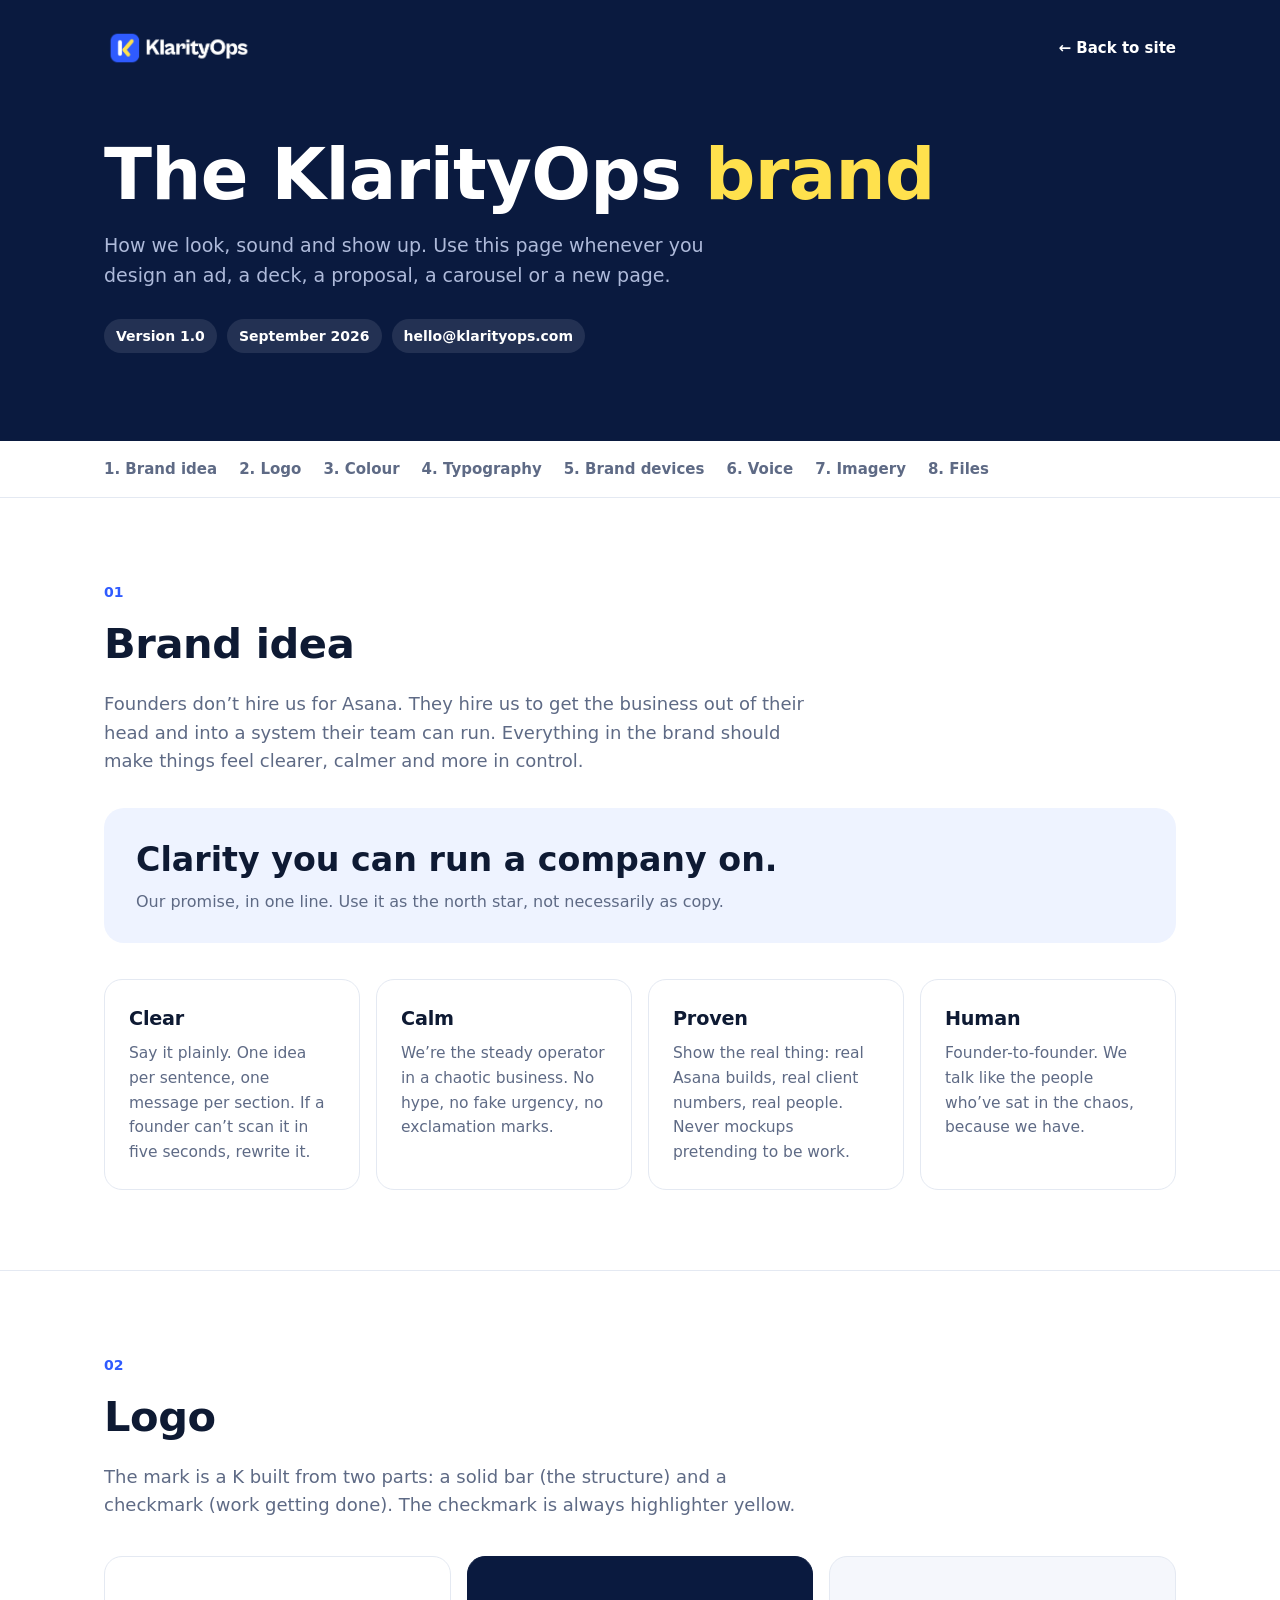
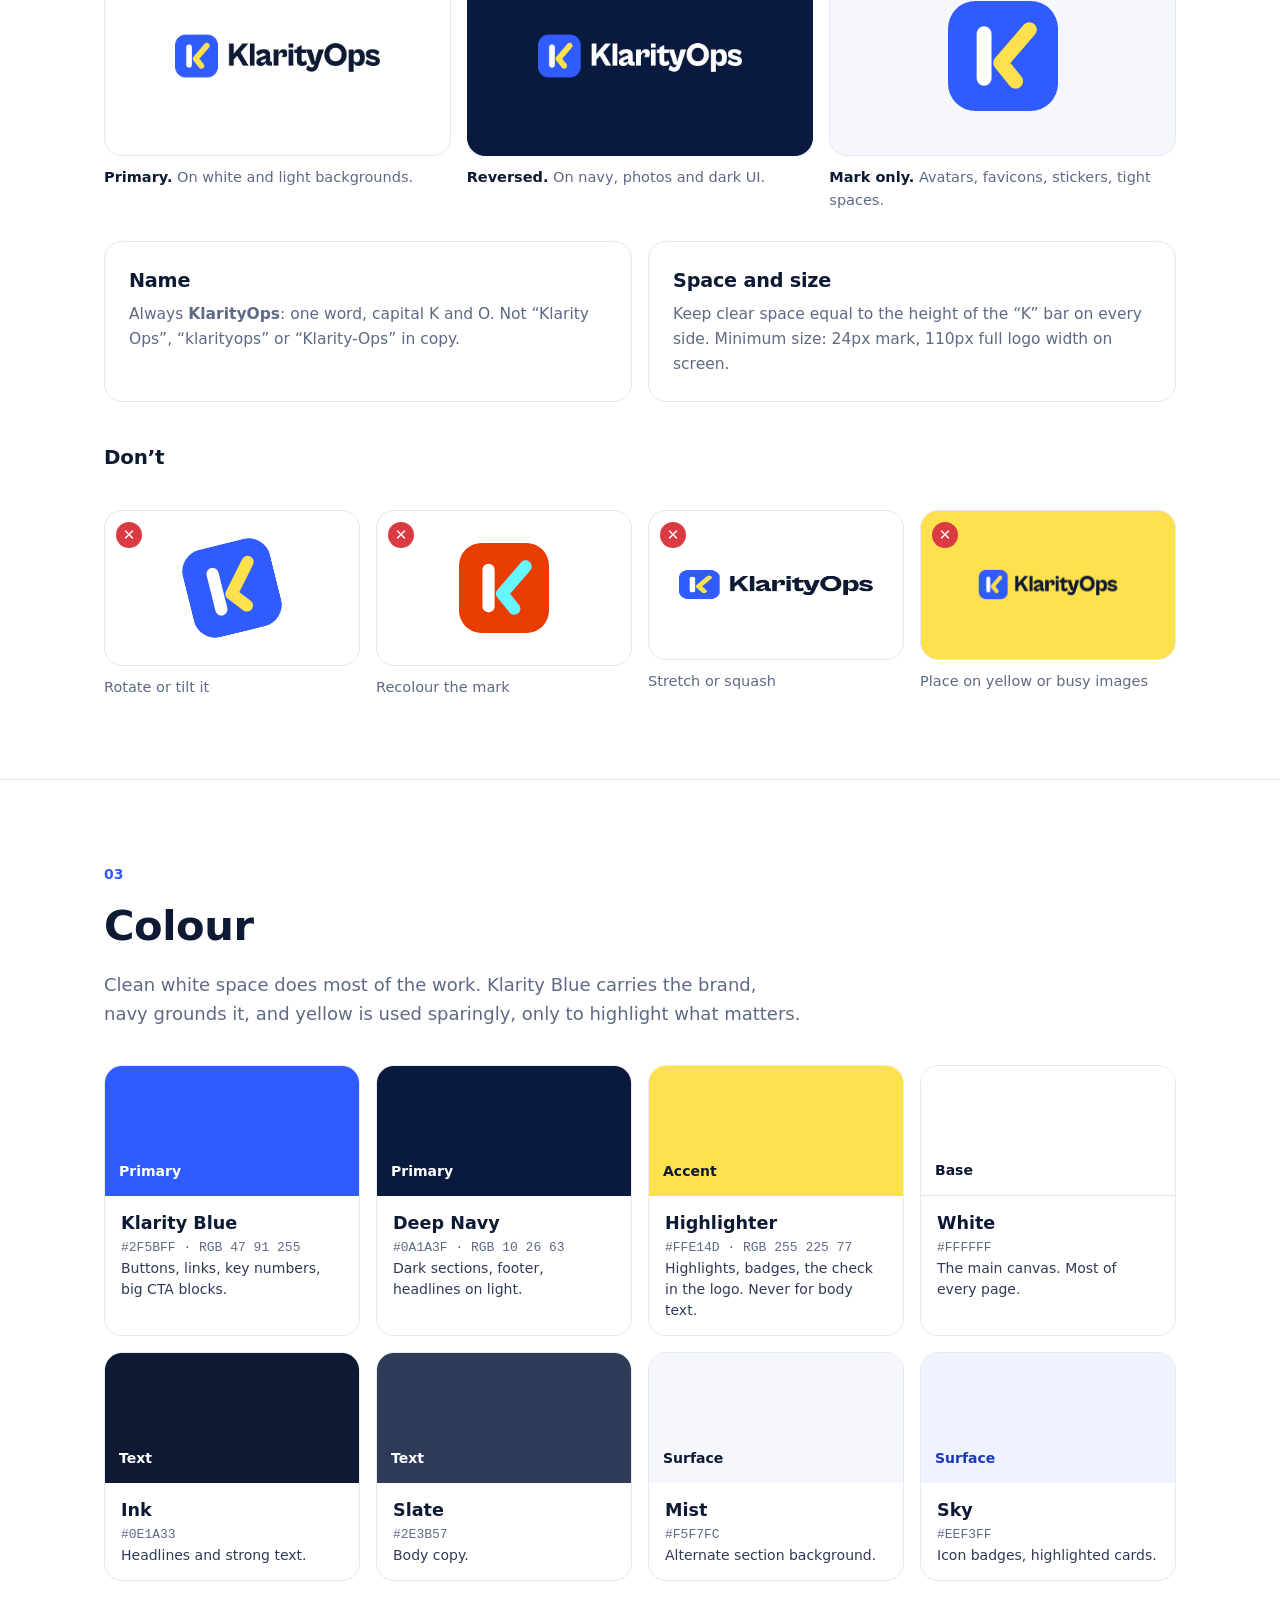
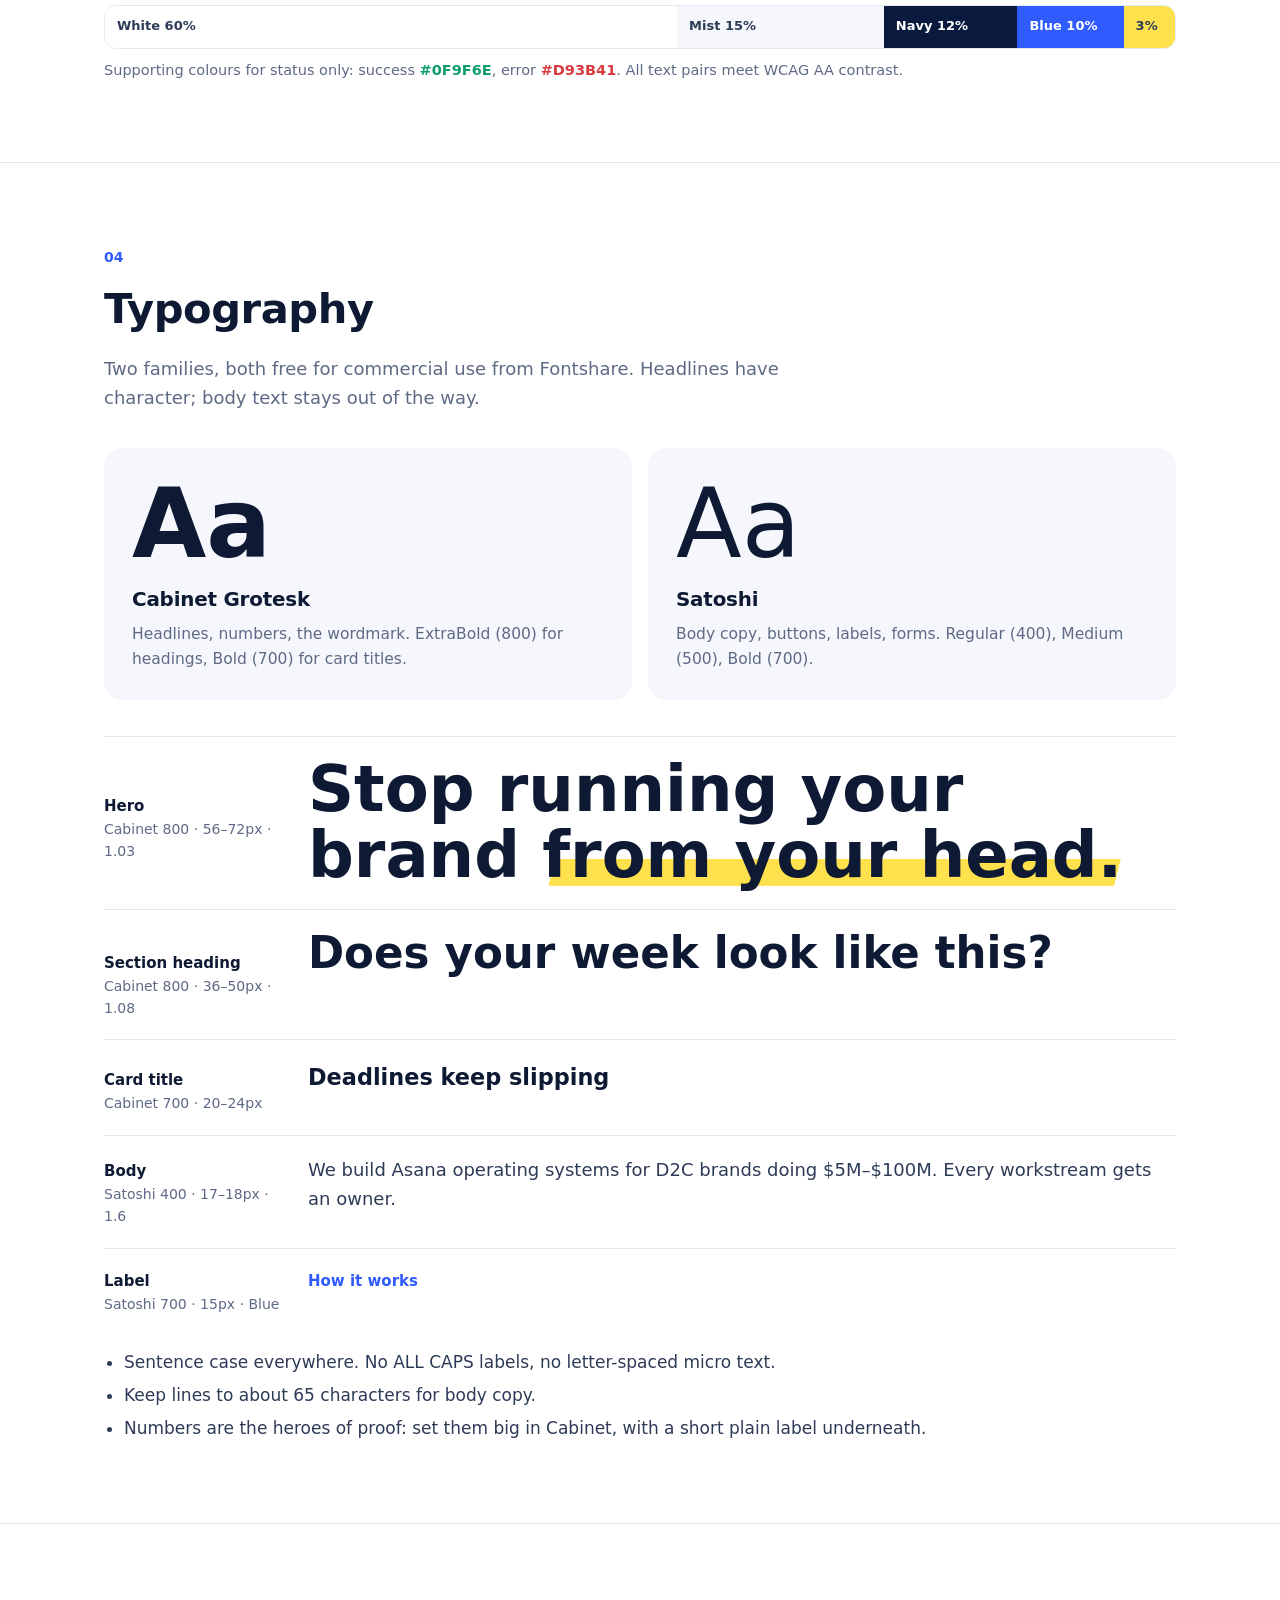
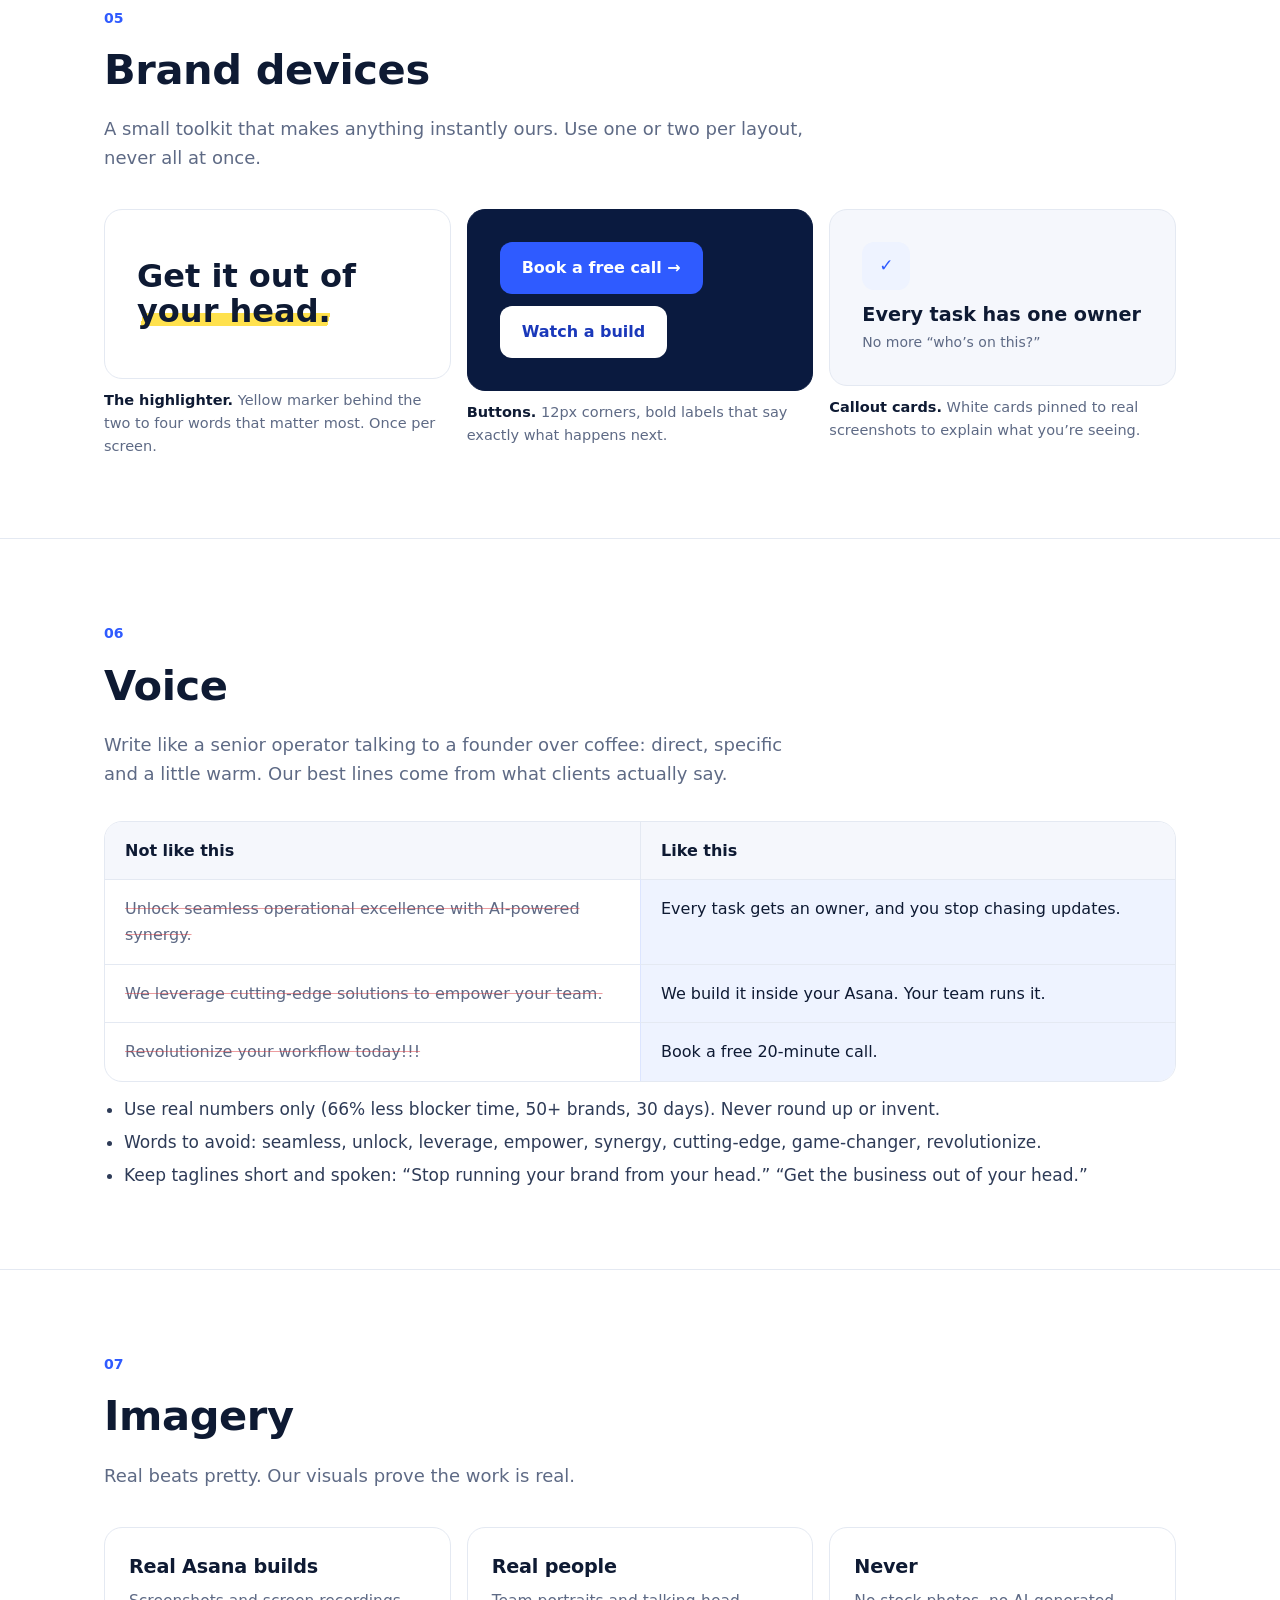
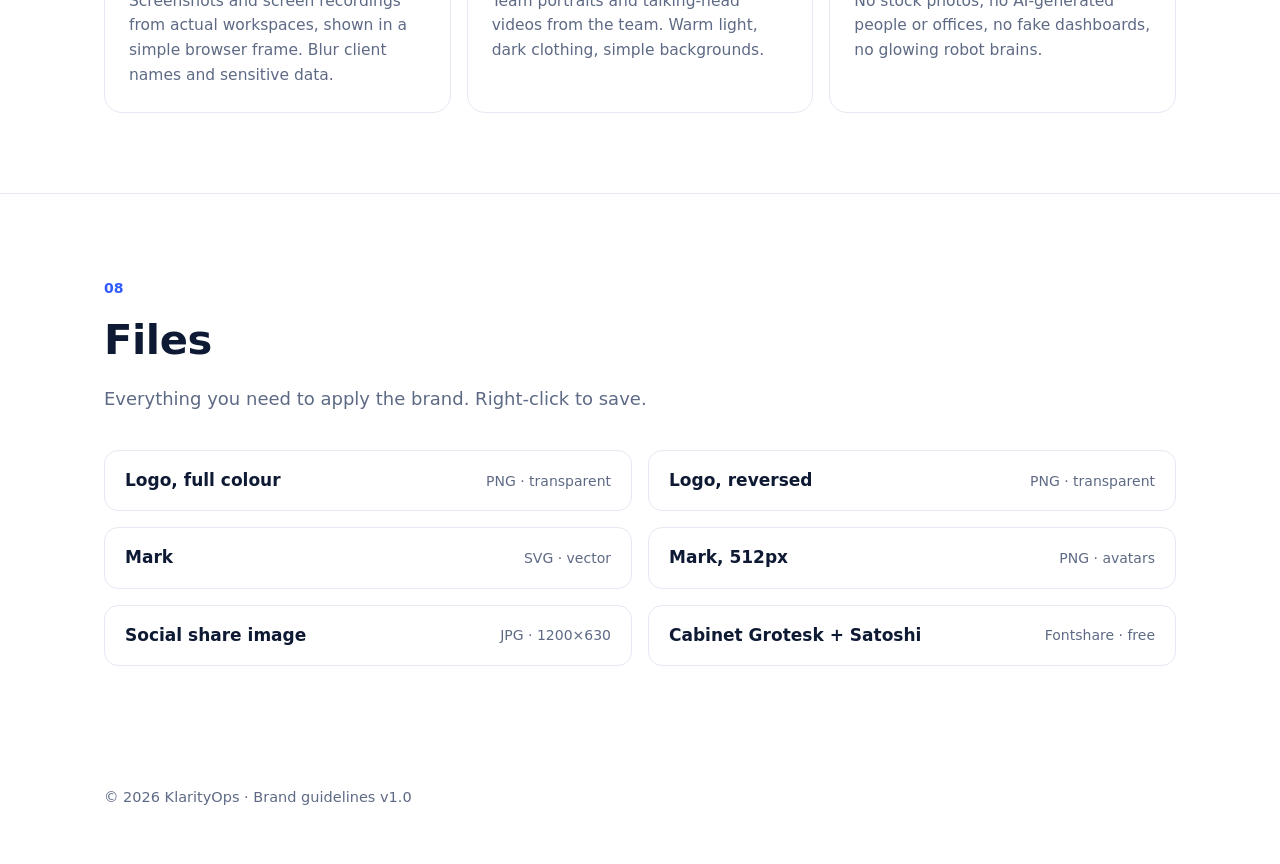
<file: brand.html>
<!DOCTYPE html>
<html lang="en">
<head>
    <meta charset="UTF-8">
    <meta name="viewport" content="width=device-width, initial-scale=1.0">
    <title>KlarityOps Brand Guidelines</title>
    <meta name="robots" content="noindex">
    <link rel="icon" type="image/svg+xml" href="/favicon.svg">
    <link href="https://api.fontshare.com/v2/css?f[]=cabinet-grotesk@500,700,800&f[]=satoshi@400,500,700&display=swap" rel="stylesheet">
    <style>
        :root {
            --blue: #2F5BFF; --blue-600: #1F45E6; --blue-700: #1A38BA; --blue-50: #EEF3FF; --blue-100: #DCE5FF;
            --navy: #0A1A3F; --ink: #0E1A33; --text: #2E3B57; --muted: #5E6A85; --line: #E4E9F2; --line-2: #CDD6E6;
            --bg-2: #F5F7FC; --yellow: #FFE14D; --yellow-50: #FFF8D6; --green: #0F9F6E; --red: #D93B41;
            --display: 'Cabinet Grotesk', ui-sans-serif, system-ui, sans-serif;
            --sans: 'Satoshi', ui-sans-serif, system-ui, sans-serif;
        }
        * { box-sizing: border-box; }
        body { margin: 0; font-family: var(--sans); font-size: 17px; line-height: 1.6; color: var(--text); background: #fff; -webkit-font-smoothing: antialiased; }
        h1, h2, h3 { font-family: var(--display); color: var(--ink); margin: 0; letter-spacing: -.01em; }
        p, ul { margin: 0; }
        .wrap { max-width: 1120px; margin: 0 auto; padding: 0 24px; }
        header { background: var(--navy); color: #C9D3EA; padding: 28px 0 88px; }
        header .top { display: flex; justify-content: space-between; align-items: center; gap: 16px; }
        header .top img { height: 40px; }
        header .top a { color: #fff; font-weight: 700; font-size: 15px; text-decoration: none; }
        header h1 { color: #fff; font-size: clamp(2.6rem, 6vw, 4.4rem); line-height: 1.02; margin-top: 72px; }
        header h1 .hl { background: none; color: var(--yellow); }
        header p { margin-top: 18px; max-width: 640px; font-size: 19px; color: #AEBADA; }
        header .meta { margin-top: 28px; display: flex; flex-wrap: wrap; gap: 10px; }
        header .meta span { font-size: 14px; font-weight: 700; color: #fff; background: rgba(255,255,255,.1); padding: 6px 12px; border-radius: 999px; }
        nav.toc { position: sticky; top: 0; z-index: 10; background: rgba(255,255,255,.94); backdrop-filter: blur(10px); border-bottom: 1px solid var(--line); }
        nav.toc .wrap { display: flex; gap: 22px; overflow-x: auto; height: 56px; align-items: center; font-size: 15px; font-weight: 700; }
        nav.toc a { color: var(--muted); text-decoration: none; white-space: nowrap; }
        nav.toc a:hover { color: var(--blue); }
        section { padding: 80px 0; border-bottom: 1px solid var(--line); }
        .num { font-size: 14px; font-weight: 700; color: var(--blue); }
        section h2 { font-size: clamp(1.9rem, 3.4vw, 2.6rem); margin-top: 6px; }
        section .lead { margin-top: 12px; max-width: 700px; font-size: 18px; color: var(--muted); }
        .grid { display: grid; gap: 16px; margin-top: 36px; }
        .g2 { grid-template-columns: repeat(2, 1fr); } .g3 { grid-template-columns: repeat(3, 1fr); } .g4 { grid-template-columns: repeat(4, 1fr); }
        @media (max-width: 860px) { .g3, .g4 { grid-template-columns: repeat(2, 1fr); } }
        @media (max-width: 560px) { .g2, .g3, .g4 { grid-template-columns: 1fr; } }
        .card { border: 1px solid var(--line); border-radius: 18px; padding: 24px; background: #fff; }
        .card h3 { font-size: 1.2rem; }
        .card p { margin-top: 6px; font-size: 15.5px; color: var(--muted); }
        .big-quote { margin-top: 32px; padding: 32px; border-radius: 20px; background: var(--blue-50); font-family: var(--display); font-size: clamp(1.5rem, 2.6vw, 2.1rem); font-weight: 800; color: var(--ink); line-height: 1.2; }
        .big-quote small { display: block; margin-top: 12px; font-family: var(--sans); font-size: 16px; font-weight: 500; color: var(--muted); }
        .logo-tile { border-radius: 18px; display: grid; place-items: center; min-height: 200px; padding: 32px; border: 1px solid var(--line); }
        .logo-tile img { max-width: 80%; max-height: 90px; }
        .logo-tile.mark img { max-height: 110px; }
        .tile-cap { margin-top: 10px; font-size: 14.5px; color: var(--muted); }
        .tile-cap b { color: var(--ink); }
        .dont { position: relative; }
        .dont .logo-tile { min-height: 150px; }
        .dont .x { position: absolute; top: 12px; left: 12px; width: 26px; height: 26px; border-radius: 50%; background: var(--red); color: #fff; display: grid; place-items: center; font-weight: 700; font-size: 15px; }
        .sw { border-radius: 18px; overflow: hidden; border: 1px solid var(--line); }
        .sw .c { height: 130px; display: flex; align-items: flex-end; padding: 14px; font-weight: 700; font-size: 14px; }
        .sw .i { padding: 14px 16px; font-size: 14px; line-height: 1.5; }
        .sw .i b { display: block; font-family: var(--display); font-size: 1.1rem; color: var(--ink); }
        .sw .i code { font-family: ui-monospace, monospace; font-size: 13px; color: var(--muted); }
        .ratio { margin-top: 24px; display: flex; height: 44px; border-radius: 12px; overflow: hidden; border: 1px solid var(--line); font-size: 13px; font-weight: 700; }
        .ratio span { display: flex; align-items: center; padding: 0 12px; }
        .type-row { display: grid; grid-template-columns: 180px 1fr; gap: 24px; align-items: baseline; padding: 20px 0; border-top: 1px solid var(--line); }
        .type-row .spec { font-size: 14px; color: var(--muted); }
        .type-row .spec b { display: block; color: var(--ink); font-size: 15px; }
        @media (max-width: 640px) { .type-row { grid-template-columns: 1fr; gap: 6px; } }
        .fontcard { border-radius: 18px; padding: 28px; background: var(--bg-2); }
        .fontcard .aa { font-size: 96px; line-height: 1; color: var(--ink); }
        .fontcard h3 { margin-top: 12px; }
        .fontcard p { margin-top: 6px; font-size: 15.5px; color: var(--muted); }
        .hl { background: linear-gradient(104deg, transparent .2em, var(--yellow) .2em, var(--yellow) calc(100% - .12em), transparent calc(100% - .12em)) 0 88% / 100% .42em no-repeat; }
        .demo-box { border-radius: 18px; padding: 32px; border: 1px solid var(--line); min-height: 170px; display: flex; flex-direction: column; justify-content: center; }
        .demo-box .h { font-family: var(--display); font-weight: 800; font-size: 2rem; color: var(--ink); line-height: 1.1; }
        .btn { display: inline-flex; align-items: center; gap: 10px; height: 52px; padding: 0 22px; border-radius: 12px; background: var(--blue); color: #fff; font-weight: 700; font-size: 16px; text-decoration: none; border: 0; }
        .btn.ghost { background: #fff; color: var(--ink); box-shadow: inset 0 0 0 1.5px var(--line-2); }
        .btn.white { background: #fff; color: var(--blue-700); }
        .row { display: flex; flex-wrap: wrap; gap: 12px; align-items: center; }
        .voice { display: grid; grid-template-columns: 1fr 1fr; gap: 0; border: 1px solid var(--line); border-radius: 18px; overflow: hidden; margin-top: 32px; }
        .voice div { padding: 16px 20px; border-top: 1px solid var(--line); font-size: 16px; }
        .voice .h { border-top: 0; font-weight: 700; color: var(--ink); background: var(--bg-2); }
        .voice .no { color: var(--muted); text-decoration: line-through; text-decoration-color: rgba(217,59,65,.5); }
        .voice .yes { background: var(--blue-50); color: var(--ink); font-weight: 500; border-left: 1px solid var(--blue-100); }
        @media (max-width: 640px) { .voice { grid-template-columns: 1fr; } .voice .yes { border-left: 0; } }
        .dl a { display: flex; justify-content: space-between; align-items: center; gap: 12px; padding: 16px 20px; border: 1px solid var(--line); border-radius: 14px; text-decoration: none; color: var(--ink); font-weight: 700; }
        .dl a span { font-weight: 500; color: var(--muted); font-size: 14px; }
        .dl a:hover { border-color: var(--blue); }
        ul.list { margin-top: 14px; padding-left: 20px; }
        ul.list li { margin-top: 6px; }
        footer { padding: 40px 0 56px; font-size: 14.5px; color: var(--muted); }
    </style>
</head>
<body>
<header>
    <div class="wrap">
        <div class="top"><img src="assets/brand/klarityops-logo-white.png" alt="KlarityOps"><a href="/">← Back to site</a></div>
        <h1>The KlarityOps <span class="hl">brand</span></h1>
        <p>How we look, sound and show up. Use this page whenever you design an ad, a deck, a proposal, a carousel or a new page.</p>
        <div class="meta"><span>Version 1.0</span><span>September 2026</span><span>hello@klarityops.com</span></div>
    </div>
</header>

<nav class="toc"><div class="wrap">
    <a href="#idea">1. Brand idea</a><a href="#logo">2. Logo</a><a href="#color">3. Colour</a><a href="#type">4. Typography</a><a href="#devices">5. Brand devices</a><a href="#voice">6. Voice</a><a href="#imagery">7. Imagery</a><a href="#files">8. Files</a>
</div></nav>

<section id="idea"><div class="wrap">
    <span class="num">01</span>
    <h2>Brand idea</h2>
    <p class="lead">Founders don’t hire us for Asana. They hire us to get the business out of their head and into a system their team can run. Everything in the brand should make things feel clearer, calmer and more in control.</p>
    <div class="big-quote">Clarity you can run a company on.<small>Our promise, in one line. Use it as the north star, not necessarily as copy.</small></div>
    <div class="grid g4">
        <div class="card"><h3>Clear</h3><p>Say it plainly. One idea per sentence, one message per section. If a founder can’t scan it in five seconds, rewrite it.</p></div>
        <div class="card"><h3>Calm</h3><p>We’re the steady operator in a chaotic business. No hype, no fake urgency, no exclamation marks.</p></div>
        <div class="card"><h3>Proven</h3><p>Show the real thing: real Asana builds, real client numbers, real people. Never mockups pretending to be work.</p></div>
        <div class="card"><h3>Human</h3><p>Founder-to-founder. We talk like the people who’ve sat in the chaos, because we have.</p></div>
    </div>
</div></section>

<section id="logo"><div class="wrap">
    <span class="num">02</span>
    <h2>Logo</h2>
    <p class="lead">The mark is a K built from two parts: a solid bar (the structure) and a checkmark (work getting done). The checkmark is always highlighter yellow.</p>
    <div class="grid g3">
        <div><div class="logo-tile" style="background:#fff"><img src="assets/brand/klarityops-logo.png" alt="KlarityOps logo on white"></div><p class="tile-cap"><b>Primary.</b> On white and light backgrounds.</p></div>
        <div><div class="logo-tile" style="background:var(--navy);border-color:var(--navy)"><img src="assets/brand/klarityops-logo-white.png" alt="KlarityOps logo on navy"></div><p class="tile-cap"><b>Reversed.</b> On navy, photos and dark UI.</p></div>
        <div><div class="logo-tile mark" style="background:var(--bg-2)"><img src="assets/brand/klarityops-mark.svg" alt="KlarityOps mark"></div><p class="tile-cap"><b>Mark only.</b> Avatars, favicons, stickers, tight spaces.</p></div>
    </div>
    <div class="grid g2" style="margin-top:28px">
        <div class="card"><h3>Name</h3><p>Always <b>KlarityOps</b>: one word, capital K and O. Not “Klarity Ops”, “klarityops” or “Klarity-Ops” in copy.</p></div>
        <div class="card"><h3>Space and size</h3><p>Keep clear space equal to the height of the “K” bar on every side. Minimum size: 24px mark, 110px full logo width on screen.</p></div>
    </div>
    <h3 style="margin-top:40px">Don’t</h3>
    <div class="grid g4">
        <div class="dont"><span class="x">✕</span><div class="logo-tile"><img src="assets/brand/klarityops-mark.svg" alt="" style="transform:rotate(-14deg)"></div><p class="tile-cap">Rotate or tilt it</p></div>
        <div class="dont"><span class="x">✕</span><div class="logo-tile"><img src="assets/brand/klarityops-mark.svg" alt="" style="filter:hue-rotate(140deg)"></div><p class="tile-cap">Recolour the mark</p></div>
        <div class="dont"><span class="x">✕</span><div class="logo-tile"><img src="assets/brand/klarityops-logo.png" alt="" style="transform:scaleX(1.4)"></div><p class="tile-cap">Stretch or squash</p></div>
        <div class="dont"><span class="x">✕</span><div class="logo-tile" style="background:var(--yellow)"><img src="assets/brand/klarityops-logo.png" alt=""></div><p class="tile-cap">Place on yellow or busy images</p></div>
    </div>
</div></section>

<section id="color"><div class="wrap">
    <span class="num">03</span>
    <h2>Colour</h2>
    <p class="lead">Clean white space does most of the work. Klarity Blue carries the brand, navy grounds it, and yellow is used sparingly, only to highlight what matters.</p>
    <div class="grid g4">
        <div class="sw"><div class="c" style="background:var(--blue);color:#fff">Primary</div><div class="i"><b>Klarity Blue</b><code>#2F5BFF · RGB 47 91 255</code><br>Buttons, links, key numbers, big CTA blocks.</div></div>
        <div class="sw"><div class="c" style="background:var(--navy);color:#fff">Primary</div><div class="i"><b>Deep Navy</b><code>#0A1A3F · RGB 10 26 63</code><br>Dark sections, footer, headlines on light.</div></div>
        <div class="sw"><div class="c" style="background:var(--yellow);color:var(--ink)">Accent</div><div class="i"><b>Highlighter</b><code>#FFE14D · RGB 255 225 77</code><br>Highlights, badges, the check in the logo. Never for body text.</div></div>
        <div class="sw"><div class="c" style="background:#fff;color:var(--ink);border-bottom:1px solid var(--line)">Base</div><div class="i"><b>White</b><code>#FFFFFF</code><br>The main canvas. Most of every page.</div></div>
        <div class="sw"><div class="c" style="background:var(--ink);color:#fff">Text</div><div class="i"><b>Ink</b><code>#0E1A33</code><br>Headlines and strong text.</div></div>
        <div class="sw"><div class="c" style="background:var(--text);color:#fff">Text</div><div class="i"><b>Slate</b><code>#2E3B57</code><br>Body copy.</div></div>
        <div class="sw"><div class="c" style="background:var(--bg-2);color:var(--ink)">Surface</div><div class="i"><b>Mist</b><code>#F5F7FC</code><br>Alternate section background.</div></div>
        <div class="sw"><div class="c" style="background:var(--blue-50);color:var(--blue-700)">Surface</div><div class="i"><b>Sky</b><code>#EEF3FF</code><br>Icon badges, highlighted cards.</div></div>
    </div>
    <div class="ratio" aria-label="Colour usage ratio"><span style="flex:60;background:#fff">White 60%</span><span style="flex:20;background:var(--bg-2)">Mist 15%</span><span style="flex:12;background:var(--navy);color:#fff">Navy 12%</span><span style="flex:9;background:var(--blue);color:#fff">Blue 10%</span><span style="flex:3;background:var(--yellow)">3%</span></div>
    <p class="tile-cap" style="margin-top:10px">Supporting colours for status only: success <b style="color:var(--green)">#0F9F6E</b>, error <b style="color:var(--red)">#D93B41</b>. All text pairs meet WCAG AA contrast.</p>
</div></section>

<section id="type"><div class="wrap">
    <span class="num">04</span>
    <h2>Typography</h2>
    <p class="lead">Two families, both free for commercial use from Fontshare. Headlines have character; body text stays out of the way.</p>
    <div class="grid g2">
        <div class="fontcard"><div class="aa" style="font-family:var(--display);font-weight:800">Aa</div><h3>Cabinet Grotesk</h3><p>Headlines, numbers, the wordmark. ExtraBold (800) for headings, Bold (700) for card titles.</p></div>
        <div class="fontcard"><div class="aa" style="font-family:var(--sans);font-weight:500">Aa</div><h3 style="font-family:var(--sans)">Satoshi</h3><p>Body copy, buttons, labels, forms. Regular (400), Medium (500), Bold (700).</p></div>
    </div>
    <div style="margin-top:36px">
        <div class="type-row"><div class="spec"><b>Hero</b>Cabinet 800 · 56–72px · 1.03</div><div style="font-family:var(--display);font-weight:800;font-size:clamp(2.4rem,5vw,4rem);line-height:1.03;color:var(--ink)">Stop running your brand <span class="hl">from your head.</span></div></div>
        <div class="type-row"><div class="spec"><b>Section heading</b>Cabinet 800 · 36–50px · 1.08</div><div style="font-family:var(--display);font-weight:800;font-size:clamp(1.9rem,3.4vw,3rem);line-height:1.08;color:var(--ink)">Does your week look like this?</div></div>
        <div class="type-row"><div class="spec"><b>Card title</b>Cabinet 700 · 20–24px</div><div style="font-family:var(--display);font-weight:700;font-size:1.4rem;color:var(--ink)">Deadlines keep slipping</div></div>
        <div class="type-row"><div class="spec"><b>Body</b>Satoshi 400 · 17–18px · 1.6</div><div style="font-size:18px">We build Asana operating systems for D2C brands doing $5M–$100M. Every workstream gets an owner.</div></div>
        <div class="type-row"><div class="spec"><b>Label</b>Satoshi 700 · 15px · Blue</div><div style="font-size:15px;font-weight:700;color:var(--blue)">How it works</div></div>
    </div>
    <ul class="list"><li>Sentence case everywhere. No ALL CAPS labels, no letter-spaced micro text.</li><li>Keep lines to about 65 characters for body copy.</li><li>Numbers are the heroes of proof: set them big in Cabinet, with a short plain label underneath.</li></ul>
</div></section>

<section id="devices"><div class="wrap">
    <span class="num">05</span>
    <h2>Brand devices</h2>
    <p class="lead">A small toolkit that makes anything instantly ours. Use one or two per layout, never all at once.</p>
    <div class="grid g3">
        <div><div class="demo-box"><div class="h">Get it out of <span class="hl">your head.</span></div></div><p class="tile-cap"><b>The highlighter.</b> Yellow marker behind the two to four words that matter most. Once per screen.</p></div>
        <div><div class="demo-box" style="background:var(--navy);border-color:var(--navy)"><div class="row"><a class="btn" href="#">Book a free call →</a><a class="btn white" href="#">Watch a build</a></div></div><p class="tile-cap"><b>Buttons.</b> 12px corners, bold labels that say exactly what happens next.</p></div>
        <div><div class="demo-box" style="background:var(--bg-2)"><div class="row" style="gap:10px"><span style="width:48px;height:48px;border-radius:12px;background:var(--blue-50);display:grid;place-items:center;color:var(--blue);font-weight:800">✓</span><div><b style="font-family:var(--display);font-size:1.2rem;color:var(--ink)">Every task has one owner</b><div style="font-size:14px;color:var(--muted)">No more “who’s on this?”</div></div></div></div><p class="tile-cap"><b>Callout cards.</b> White cards pinned to real screenshots to explain what you’re seeing.</p></div>
    </div>
</div></section>

<section id="voice"><div class="wrap">
    <span class="num">06</span>
    <h2>Voice</h2>
    <p class="lead">Write like a senior operator talking to a founder over coffee: direct, specific and a little warm. Our best lines come from what clients actually say.</p>
    <div class="voice">
        <div class="h">Not like this</div><div class="h" style="border-left:1px solid var(--line)">Like this</div>
        <div class="no">Unlock seamless operational excellence with AI-powered synergy.</div><div class="yes">Every task gets an owner, and you stop chasing updates.</div>
        <div class="no">We leverage cutting-edge solutions to empower your team.</div><div class="yes">We build it inside your Asana. Your team runs it.</div>
        <div class="no">Revolutionize your workflow today!!!</div><div class="yes">Book a free 20-minute call.</div>
    </div>
    <ul class="list"><li>Use real numbers only (66% less blocker time, 50+ brands, 30 days). Never round up or invent.</li><li>Words to avoid: seamless, unlock, leverage, empower, synergy, cutting-edge, game-changer, revolutionize.</li><li>Keep taglines short and spoken: “Stop running your brand from your head.” “Get the business out of your head.”</li></ul>
</div></section>

<section id="imagery"><div class="wrap">
    <span class="num">07</span>
    <h2>Imagery</h2>
    <p class="lead">Real beats pretty. Our visuals prove the work is real.</p>
    <div class="grid g3">
        <div class="card"><h3>Real Asana builds</h3><p>Screenshots and screen recordings from actual workspaces, shown in a simple browser frame. Blur client names and sensitive data.</p></div>
        <div class="card"><h3>Real people</h3><p>Team portraits and talking-head videos from the team. Warm light, dark clothing, simple backgrounds.</p></div>
        <div class="card"><h3>Never</h3><p>No stock photos, no AI-generated people or offices, no fake dashboards, no glowing robot brains.</p></div>
    </div>
</div></section>

<section id="files" style="border-bottom:0"><div class="wrap">
    <span class="num">08</span>
    <h2>Files</h2>
    <p class="lead">Everything you need to apply the brand. Right-click to save.</p>
    <div class="grid g2 dl">
        <a href="assets/brand/klarityops-logo.png" download>Logo, full colour <span>PNG · transparent</span></a>
        <a href="assets/brand/klarityops-logo-white.png" download>Logo, reversed <span>PNG · transparent</span></a>
        <a href="assets/brand/klarityops-mark.svg" download>Mark <span>SVG · vector</span></a>
        <a href="assets/brand/klarityops-mark-512.png" download>Mark, 512px <span>PNG · avatars</span></a>
        <a href="og-image.jpg" download>Social share image <span>JPG · 1200×630</span></a>
        <a href="https://www.fontshare.com/?q=cabinet%20grotesk" target="_blank" rel="noopener">Cabinet Grotesk + Satoshi <span>Fontshare · free</span></a>
    </div>
</div></section>

<footer><div class="wrap">© 2026 KlarityOps · Brand guidelines v1.0</div></footer>
</body>
</html>
</file>
